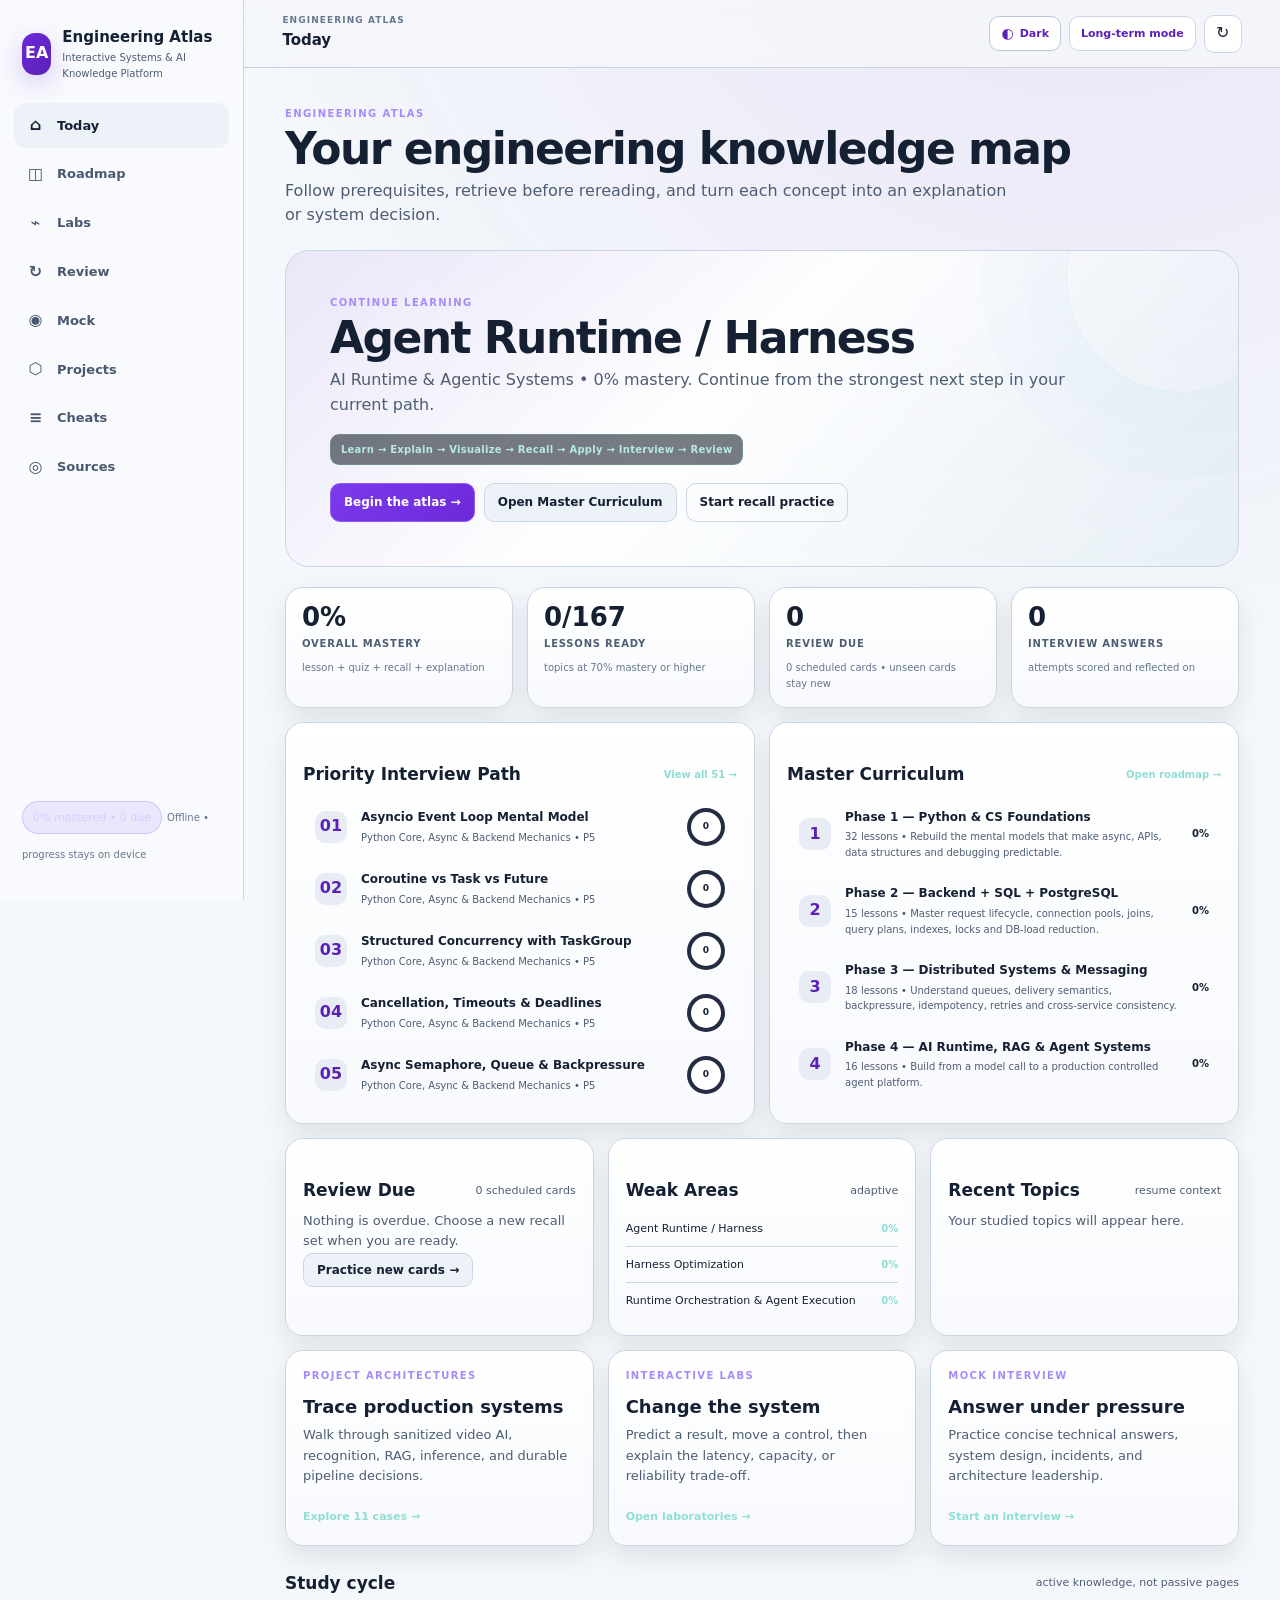
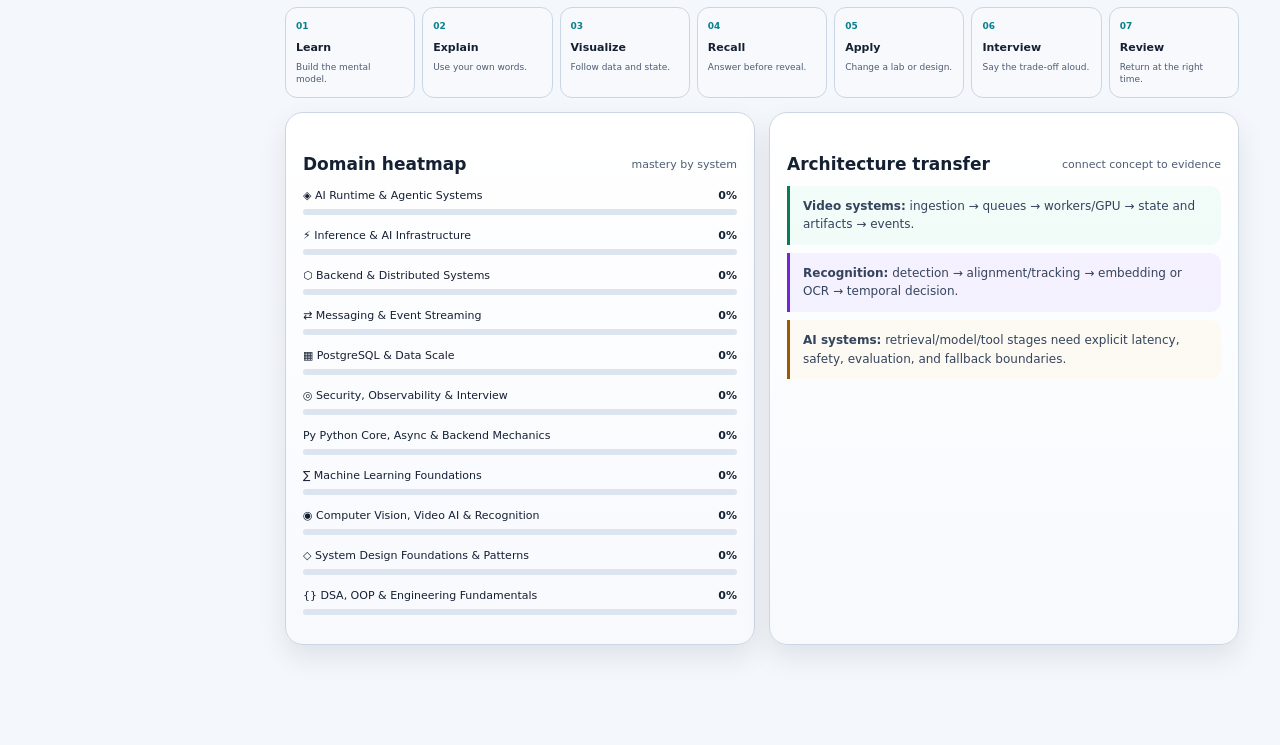
<file: index.html>
<!doctype html>
<html lang="en">
<head>
  <meta charset="utf-8">
  <meta name="viewport" content="width=device-width,initial-scale=1,viewport-fit=cover">
  <meta name="color-scheme" content="dark light">
  <meta name="theme-color" content="#0b1220">
  <meta name="description" content="An interactive engineering knowledge platform covering Python, databases, distributed systems, system design, machine learning, computer vision, LLM systems, and production AI architecture.">
  <meta property="og:type" content="website">
  <meta property="og:title" content="Engineering Atlas — Systems &amp; AI Knowledge Platform">
  <meta property="og:description" content="Explore progressive engineering curricula, interactive systems labs, architecture case studies, and spaced recall.">
  <meta property="og:image" content="assets/icon-512.png">
  <meta property="og:url" content="https://moshiuzzaman4135.github.io/engineering-atlas/">
  <title>Engineering Atlas — Systems &amp; AI Knowledge Platform</title>
  <link rel="manifest" href="manifest.webmanifest">
  <link rel="icon" href="assets/atlas-mark.svg" type="image/svg+xml">
  <link rel="apple-touch-icon" href="assets/icon-192.png">
  <link rel="stylesheet" href="css/styles.css">
</head>
<body>
  <a class="skip-link" href="#app">Skip to study content</a>
  <div class="shell">
    <aside id="sidebar" class="sidebar" aria-label="Primary navigation">
      <a class="brand" href="#/dashboard" aria-label="Engineering Atlas dashboard">
        <span class="brand-mark">EA</span>
        <span><strong>Engineering Atlas</strong><small>Interactive Systems &amp; AI Knowledge Platform</small></span>
      </a>
      <nav id="desktop-nav" class="nav-list"></nav>
      <div class="sidebar-foot">
        <div class="streak-pill" id="sidebar-progress">0% mastered</div>
        <small>Offline • progress stays on device</small>
      </div>
    </aside>

    <main class="main-area">
      <header id="topbar" class="topbar">
        <button class="icon-btn menu-toggle" data-action="toggle-sidebar" aria-label="Toggle navigation">☰</button>
        <div class="topbar-copy"><span id="route-kicker">ENGINEERING ATLAS</span><strong id="route-title">Dashboard</strong></div>
        <div class="topbar-actions">
          <button class="theme-toggle" data-action="toggle-theme" id="theme-toggle" aria-label="Switch to light theme" title="Switch theme"><span aria-hidden="true">☼</span><span class="theme-toggle-label">Light</span></button>
          <button class="mode-chip" data-action="toggle-mode" id="study-mode">Sprint mode</button>
          <button class="icon-btn" data-action="quick-review" aria-label="Start quick review" title="Quick review">↻</button>
        </div>
      </header>
      <div id="app" class="app" role="main" aria-live="polite"></div>
    </main>
  </div>

  <nav id="mobile-nav" class="mobile-nav" aria-label="Mobile navigation"></nav>
  <div id="toast" class="toast" role="status" aria-live="polite"></div>

  <script src="js/data.js"></script>
  <script src="js/expanded-data.js"></script>
  <script src="js/store.js"></script>
  <script src="js/scheduler.js"></script>
  <script src="js/simulations.js"></script>
  <script src="js/diagrams.js"></script>
  <script src="js/app.js"></script>
  <script>if('serviceWorker' in navigator && location.protocol.startsWith('http')) navigator.serviceWorker.register('./sw.js').catch(()=>{});</script>
</body>
</html>
</file>
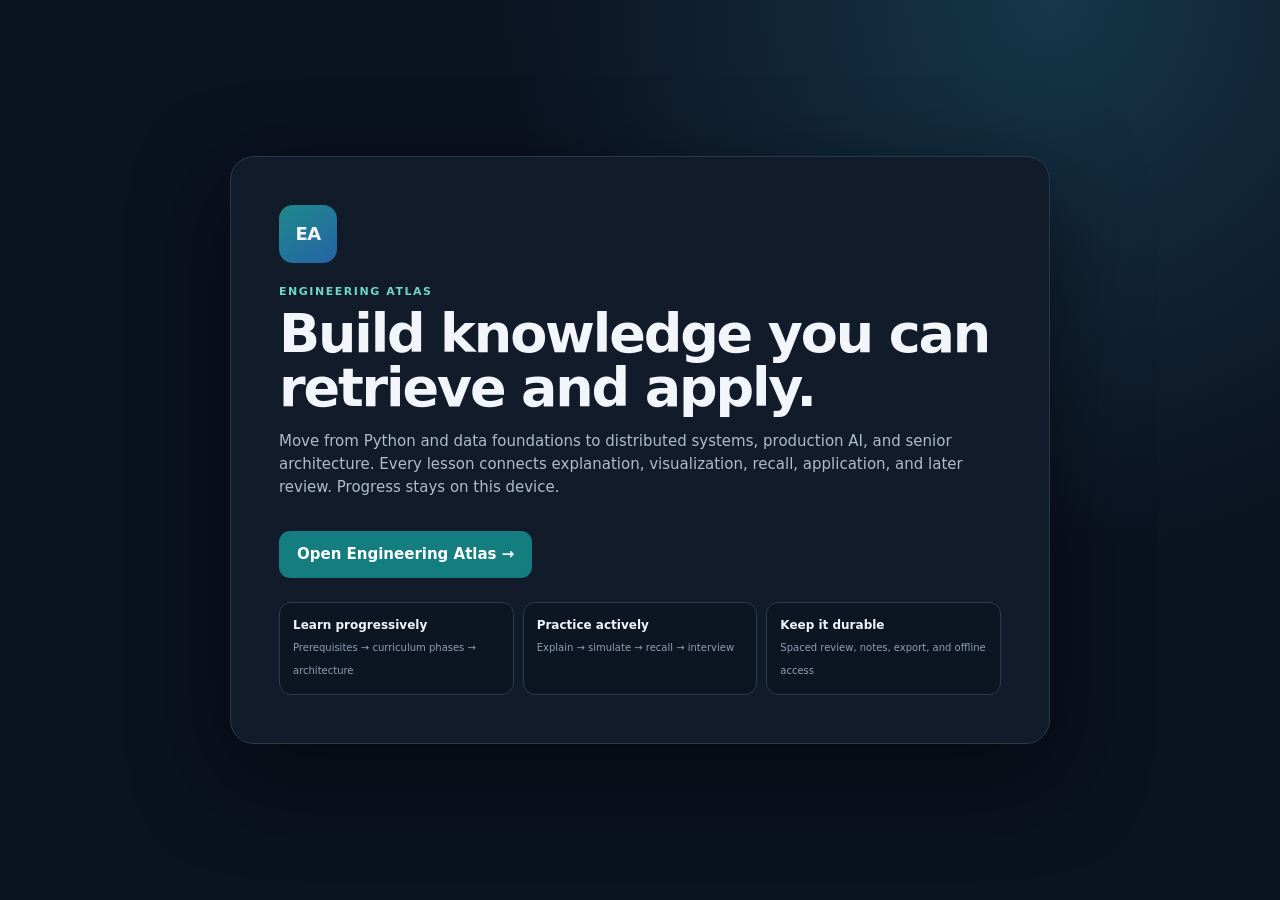
<file: START_HERE.html>
<!doctype html>
<html lang="en">
<head>
<meta charset="utf-8"><meta name="viewport" content="width=device-width,initial-scale=1,viewport-fit=cover">
<meta name="theme-color" content="#0b1220"><title>Start — Engineering Atlas</title>
<style>
*{box-sizing:border-box}body{margin:0;min-height:100vh;display:grid;place-items:center;padding:20px;background:radial-gradient(circle at 82% 0,#16364a 0,#0b1220 40%);color:#f2f6fb;font:15px/1.55 system-ui,-apple-system,Segoe UI,sans-serif}.box{width:min(820px,100%);background:#111b2a;border:1px solid #2a3a4e;border-radius:24px;padding:clamp(24px,5vw,48px);box-shadow:0 30px 90px #0008}.mark{width:58px;height:58px;border-radius:14px;display:grid;place-items:center;background:linear-gradient(145deg,#1f8a8a,#2563a8);font-weight:900;font-size:18px;letter-spacing:-.04em}.ey{color:#70d6c9;font-size:11px;font-weight:900;letter-spacing:.14em;text-transform:uppercase;margin-top:20px}h1{font-size:clamp(30px,6vw,54px);line-height:1;margin:7px 0 14px;letter-spacing:-.04em}p{color:#aebccd;max-width:700px}.go{display:inline-block;margin-top:16px;background:#147d80;color:white;text-decoration:none;padding:12px 18px;border-radius:11px;font-weight:800}.grid{display:grid;grid-template-columns:repeat(3,1fr);gap:9px;margin-top:24px}.c{padding:13px;border:1px solid #2b3d52;border-radius:12px;background:#0c1522}.c strong{display:block;font-size:12px}.c span{color:#8fa0b3;font-size:10px}@media(max-width:650px){.grid{grid-template-columns:1fr}}
</style></head>
<body><main class="box"><div class="mark">EA</div><div class="ey">Engineering Atlas</div><h1>Build knowledge you can retrieve and apply.</h1><p>Move from Python and data foundations to distributed systems, production AI, and senior architecture. Every lesson connects explanation, visualization, recall, application, and later review. Progress stays on this device.</p><a class="go" href="index.html#/dashboard">Open Engineering Atlas →</a><div class="grid"><div class="c"><strong>Learn progressively</strong><span>Prerequisites → curriculum phases → architecture</span></div><div class="c"><strong>Practice actively</strong><span>Explain → simulate → recall → interview</span></div><div class="c"><strong>Keep it durable</strong><span>Spaced review, notes, export, and offline access</span></div></div></main></body></html>
</file>
<file: css/styles.css>
:root{
  --bg:#080b13;--panel:#0f1421;--panel-2:#151c2c;--panel-3:#1a2235;--line:#263047;
  --text:#edf2ff;--muted:#98a5bd;--faint:#65728d;--accent:#8b5cf6;--cyan:#22d3ee;
  --green:#34d399;--amber:#fbbf24;--red:#fb7185;--blue:#60a5fa;--shadow:0 18px 50px rgba(0,0,0,.28);
  --sidebar:244px;--top:68px;--radius:18px;--radius-sm:12px;--max:1260px;
  --sidebar-bg:rgba(10,14,24,.94);--topbar-bg:rgba(8,11,19,.86);--topbar-line:rgba(38,48,71,.7);
  --nav-text:#b8c2d8;--nav-active:#fff;--control-text:#c4b5fd;--toast-bg:#181f31;--toast-text:#fff;
  --surface-strong:#0e1725;--surface-soft:#101625;--input-bg:#0b101b;--input-text:#fff;
}
*{box-sizing:border-box}html{scroll-behavior:smooth;background:var(--bg);color-scheme:dark}body{margin:0;background:radial-gradient(circle at 85% -10%,rgba(139,92,246,.14),transparent 32%),var(--bg);color:var(--text);font-family:Inter,ui-sans-serif,system-ui,-apple-system,BlinkMacSystemFont,"Segoe UI",sans-serif;line-height:1.55;min-height:100vh}button,input,select,textarea{font:inherit}.skip-link{position:fixed;left:12px;top:-60px;background:white;color:#111;padding:10px 14px;z-index:1000;border-radius:8px}.skip-link:focus{top:10px}a{color:inherit;text-decoration:none}button{color:inherit}:focus-visible{outline:3px solid var(--cyan);outline-offset:3px}.shell{min-height:100vh}.sidebar{position:fixed;inset:0 auto 0 0;width:var(--sidebar);padding:22px 14px;background:var(--sidebar-bg);border-right:1px solid var(--line);backdrop-filter:blur(15px);z-index:30;display:flex;flex-direction:column}.brand{display:flex;align-items:center;gap:11px;padding:4px 8px 22px}.brand-mark{display:grid;place-items:center;width:42px;height:42px;border-radius:13px;background:linear-gradient(135deg,var(--accent),#5b21b6);font-weight:900;box-shadow:0 8px 24px rgba(139,92,246,.32)}.brand strong{display:block;font-size:15px}.brand small{display:block;color:var(--muted);font-size:10px;margin-top:1px}.nav-list{display:grid;gap:4px}.nav-link{display:flex;align-items:center;gap:11px;padding:10px 11px;border-radius:11px;color:var(--nav-text);font-size:13px;font-weight:650;transition:.18s ease}.nav-link:hover,.nav-link.active{background:var(--panel-2);color:var(--nav-active)}.nav-icon{width:21px;text-align:center;font-size:16px}.sidebar-foot{margin-top:auto;padding:12px 8px;color:var(--faint)}.sidebar-foot small{font-size:10px}.streak-pill{font-size:11px;color:#d8cdfd;background:rgba(139,92,246,.13);border:1px solid rgba(139,92,246,.25);border-radius:999px;padding:7px 10px;margin-bottom:7px;display:inline-block}.main-area{margin-left:var(--sidebar);min-height:100vh}.topbar{height:var(--top);position:sticky;top:0;z-index:20;background:var(--topbar-bg);backdrop-filter:blur(18px);border-bottom:1px solid var(--topbar-line);display:flex;align-items:center;justify-content:space-between;padding:0 clamp(18px,3vw,42px)}.topbar-copy span{display:block;color:var(--faint);font-weight:800;letter-spacing:.12em;font-size:9px}.topbar-copy strong{font-size:15px}.topbar-actions{display:flex;gap:8px;align-items:center}.icon-btn,.mode-chip,.theme-toggle,.btn{border:1px solid var(--line);background:var(--panel);border-radius:10px;cursor:pointer;transition:.18s ease}.icon-btn{width:38px;height:38px;display:grid;place-items:center}.icon-btn:hover,.mode-chip:hover,.theme-toggle:hover,.btn:hover{border-color:#465675;transform:translateY(-1px)}.mode-chip,.theme-toggle{padding:8px 11px;color:var(--control-text);font-size:11px;font-weight:700}.theme-toggle{display:inline-flex;align-items:center;gap:6px}.theme-toggle [aria-hidden]{font-size:14px;line-height:1}.menu-toggle{display:none}.app{width:min(var(--max),100%);margin:0 auto;padding:clamp(20px,3vw,38px) clamp(16px,3.2vw,44px) 100px}.mobile-nav{display:none}.toast{position:fixed;right:22px;bottom:24px;background:var(--toast-bg);border:1px solid var(--line);box-shadow:var(--shadow);border-radius:12px;padding:11px 14px;z-index:100;color:var(--toast-text);font-size:12px;opacity:0;transform:translateY(12px);pointer-events:none;transition:.2s}.toast.show{opacity:1;transform:none}

/* Typography & layout */
.eyebrow{color:#a78bfa;font-size:10px;letter-spacing:.14em;font-weight:900;text-transform:uppercase}.page-head{display:flex;justify-content:space-between;align-items:flex-end;gap:18px;margin-bottom:22px}.page-head h1,.hero h1{font-size:clamp(27px,4vw,44px);line-height:1.05;margin:4px 0 7px;letter-spacing:-.035em}.page-head p,.hero p{color:var(--muted);max-width:740px;margin:0}.hero{padding:clamp(22px,4vw,44px);border:1px solid var(--line);background:linear-gradient(135deg,rgba(139,92,246,.13),rgba(15,20,33,.76) 45%,rgba(34,211,238,.04));border-radius:24px;position:relative;overflow:hidden;margin-bottom:20px}.hero:after{content:"";position:absolute;width:230px;height:230px;border:1px solid rgba(139,92,246,.15);border-radius:50%;right:-60px;top:-90px;box-shadow:0 0 0 42px rgba(139,92,246,.025),0 0 0 85px rgba(139,92,246,.018)}.hero>*{position:relative;z-index:2}.hero-actions,.actions{display:flex;flex-wrap:wrap;gap:9px;margin-top:18px}.btn{padding:9px 13px;font-weight:750;font-size:12px}.btn.primary{background:linear-gradient(135deg,#7c3aed,#6d28d9);border-color:#8b5cf6}.btn.secondary{background:var(--panel-2)}.btn.ghost{background:transparent}.btn.danger{border-color:rgba(251,113,133,.35);color:#fda4af}.btn.good{border-color:rgba(52,211,153,.35);color:#6ee7b7}.grid{display:grid;gap:14px}.grid.two{grid-template-columns:repeat(2,minmax(0,1fr))}.grid.three{grid-template-columns:repeat(3,minmax(0,1fr))}.grid.four{grid-template-columns:repeat(4,minmax(0,1fr))}.card{background:linear-gradient(180deg,rgba(20,27,43,.95),rgba(13,18,30,.96));border:1px solid var(--line);border-radius:var(--radius);padding:17px;box-shadow:0 12px 28px rgba(0,0,0,.09)}.card h2,.card h3{margin:0 0 8px;line-height:1.2}.card h3{font-size:14px}.card p{color:var(--muted);font-size:13px;margin:5px 0}.card-subtle{background:rgba(20,27,43,.6)}.metric{padding:16px}.metric strong{font-size:26px;line-height:1;display:block}.metric span{color:var(--muted);font-size:10px;text-transform:uppercase;letter-spacing:.08em;font-weight:800}.metric small{display:block;color:var(--faint);font-size:10px;margin-top:6px}.section-title{display:flex;justify-content:space-between;align-items:center;margin:24px 0 11px}.section-title h2{font-size:17px;margin:0}.section-title span{color:var(--muted);font-size:11px}.badge,.tag{display:inline-flex;align-items:center;gap:5px;border:1px solid var(--line);background:#151c2c;border-radius:999px;padding:4px 8px;font-size:9px;font-weight:800;color:#b8c4da}.badge.used{background:rgba(52,211,153,.09);border-color:rgba(52,211,153,.24);color:#6ee7b7}.badge.hot{background:rgba(251,191,36,.08);border-color:rgba(251,191,36,.22);color:#fcd34d}.badge.research{color:#93c5fd;border-color:rgba(96,165,250,.25);background:rgba(96,165,250,.07)}.tag-row{display:flex;gap:6px;flex-wrap:wrap}.progress{height:6px;background:#20283a;border-radius:99px;overflow:hidden}.progress>span{display:block;height:100%;background:linear-gradient(90deg,#7c3aed,#22d3ee);border-radius:inherit}.muted{color:var(--muted)}.faint{color:var(--faint)}.tiny{font-size:10px}.mono{font-family:ui-monospace,SFMono-Regular,Menlo,monospace}.divider{height:1px;background:var(--line);margin:16px 0}.list-clean{list-style:none;padding:0;margin:0}.list-clean li{padding:8px 0;border-bottom:1px solid rgba(38,48,71,.65);font-size:12px}.list-clean li:last-child{border:0}.callout{border-left:3px solid var(--accent);background:rgba(139,92,246,.07);padding:11px 13px;border-radius:0 11px 11px 0;font-size:12px;color:#dce3f4}.callout.green{border-color:var(--green);background:rgba(52,211,153,.06)}.callout.amber{border-color:var(--amber);background:rgba(251,191,36,.055)}.callout.red{border-color:var(--red);background:rgba(251,113,133,.05)}

/* Dashboard */
.learning-hero{background:linear-gradient(130deg,rgba(20,125,128,.16),rgba(15,24,38,.9) 48%,rgba(37,99,168,.10))}.learning-hero:after{border-color:rgba(112,214,201,.16);box-shadow:0 0 0 42px rgba(112,214,201,.025),0 0 0 85px rgba(96,165,250,.018)}.learning-loop{display:inline-flex;margin-top:16px;padding:7px 10px;border:1px solid rgba(112,214,201,.22);border-radius:9px;background:rgba(8,18,28,.55);color:#b7e9e2;font-size:10px;font-weight:750;letter-spacing:.025em}.dashboard-split{margin-top:14px}.section-title a{color:#8fded4;font-size:10px;font-weight:750}.compact-link{display:flex;align-items:center;justify-content:space-between;gap:10px;padding:9px 0;border-bottom:1px solid var(--line);font-size:11px}.compact-link:last-child{border-bottom:0}.compact-link strong{color:#8fded4;font-size:10px}.launch-card{display:block;min-height:180px;transition:.18s ease}.launch-card:hover{transform:translateY(-2px);border-color:#3f6470}.launch-card h2{font-size:18px;margin-top:12px}.launch-card>span{display:inline-block;margin-top:17px;color:#8fded4;font-size:11px;font-weight:800}.study-cycle{display:grid;grid-template-columns:repeat(7,minmax(0,1fr));gap:7px}.study-cycle>div{min-width:0;padding:12px 10px;border:1px solid var(--line);border-radius:12px;background:#0e1725}.study-cycle b,.study-cycle strong,.study-cycle span{display:block}.study-cycle b{color:#70d6c9;font-size:9px}.study-cycle strong{font-size:11px;margin:5px 0}.study-cycle span{color:var(--faint);font-size:9px;line-height:1.35}
.study-item{display:grid;grid-template-columns:36px 1fr auto;align-items:center;gap:10px;padding:11px;border-radius:12px;border:1px solid transparent}.study-item:hover{background:var(--panel-2);border-color:var(--line)}.priority-dot{display:grid;place-items:center;width:32px;height:32px;border-radius:10px;background:#202840;font-weight:900;color:#c4b5fd}.study-item h4{font-size:12px;margin:0 0 3px}.study-item p{font-size:10px;margin:0}.mastery-ring{width:38px;height:38px;border-radius:50%;display:grid;place-items:center;font-size:9px;font-weight:800;background:conic-gradient(var(--green) var(--pct),#232c40 0);position:relative}.mastery-ring:after{content:"";position:absolute;inset:4px;background:var(--panel);border-radius:50%}.mastery-ring span{z-index:2}.domain-row{margin:12px 0}.domain-label{display:flex;justify-content:space-between;font-size:11px;margin-bottom:5px}

/* Roadmap */
.domain-block{margin-bottom:18px}.domain-head{display:flex;align-items:center;gap:9px;margin-bottom:8px}.domain-head .domain-icon{width:34px;height:34px;border-radius:10px;display:grid;place-items:center;background:rgba(139,92,246,.1)}.topic-grid{display:grid;grid-template-columns:repeat(2,minmax(0,1fr));gap:8px}.topic-tile{padding:12px;border:1px solid var(--line);border-radius:13px;background:rgba(18,24,39,.72);display:grid;grid-template-columns:1fr auto;gap:8px}.topic-tile:hover{border-color:#495877;background:#171e30}.topic-tile h4{font-size:11px;margin:0 0 5px}.topic-tile small{font-size:9px;color:var(--muted)}

/* Lesson */
.lesson-layout{display:grid;grid-template-columns:minmax(0,1fr) 300px;gap:15px}.lesson-layout>*,.lab-layout>*{min-width:0}.lesson-nav{position:sticky;top:86px;align-self:start}.recall-box{padding:22px;border:1px dashed rgba(139,92,246,.5);border-radius:17px;background:radial-gradient(circle at 0 0,rgba(139,92,246,.12),transparent 45%),#101625}.recall-box h2{font-size:18px}.answer-panel{display:none;margin-top:13px}.answer-panel.revealed{display:block;animation:fadeUp .24s ease}.lesson-section{margin:14px 0;padding:18px}.lesson-section h2{font-size:17px}.lesson-section ul{padding-left:18px;color:var(--muted);font-size:12px}.lesson-section li{margin:5px 0}.interview-answer{font-size:13px;color:#ecf2ff;border:1px solid rgba(34,211,238,.18);background:rgba(34,211,238,.05);border-radius:13px;padding:14px}.self-explain{width:100%;min-height:100px;border:1px solid var(--line);background:#0c111d;color:white;border-radius:12px;padding:11px;resize:vertical}.diagram-wrap{overflow:auto;background:#0b101b;border:1px solid var(--line);border-radius:16px;padding:12px}.diagram-wrap svg{min-width:540px;width:100%;height:auto}.quiz-option{display:block;width:100%;text-align:left;margin:7px 0;padding:10px 12px;border:1px solid var(--line);border-radius:10px;background:#111827;cursor:pointer;font-size:12px}.quiz-option:hover{border-color:#53617e}.quiz-option.correct{border-color:rgba(52,211,153,.65);background:rgba(52,211,153,.08)}.quiz-option.wrong{border-color:rgba(251,113,133,.65);background:rgba(251,113,133,.07)}

/* Review */
.review-shell{max-width:780px;margin:0 auto}.flashcard{min-height:330px;display:flex;flex-direction:column;justify-content:center;text-align:center;padding:clamp(25px,6vw,56px);background:radial-gradient(circle at 50% 0,rgba(139,92,246,.12),transparent 45%),var(--panel);border:1px solid var(--line);border-radius:24px;box-shadow:var(--shadow)}.flashcard .question{font-size:clamp(20px,3vw,30px);line-height:1.25}.flash-answer{display:none;margin-top:24px;color:#cbd5e1;text-align:left}.flash-answer.revealed{display:block;animation:fadeUp .22s ease}.confidence-row,.rating-row{display:flex;justify-content:center;gap:7px;flex-wrap:wrap;margin-top:14px}.rating-row{display:none}.rating-row.show{display:flex}.rating-btn{min-width:90px}.rating-btn[data-rating=again]{border-color:#7f1d1d}.rating-btn[data-rating=hard]{border-color:#92400e}.rating-btn[data-rating=good]{border-color:#065f46}.rating-btn[data-rating=easy]{border-color:#1e40af}

/* Labs */
.lab-tabs{display:flex;overflow:auto;gap:7px;padding-bottom:5px;margin-bottom:13px}.lab-tab{white-space:nowrap}.lab-tab.active{background:#272f45;border-color:#53617e}.lab-layout{display:grid;grid-template-columns:320px minmax(0,1fr);gap:14px}.control-group{margin:13px 0}.control-group label{font-size:10px;text-transform:uppercase;letter-spacing:.07em;color:var(--muted);font-weight:800;display:flex;justify-content:space-between;margin-bottom:6px}.control-group input[type=range]{width:100%;accent-color:var(--accent)}.control-group select{width:100%;background:#0d1320;border:1px solid var(--line);color:white;padding:9px;border-radius:9px}.switch-row{display:flex;justify-content:space-between;align-items:center;padding:9px 0;border-bottom:1px solid var(--line);font-size:12px}.switch{appearance:none;width:38px;height:21px;background:#283146;border-radius:999px;position:relative;cursor:pointer;transition:.2s}.switch:after{content:"";position:absolute;width:15px;height:15px;left:3px;top:3px;border-radius:50%;background:white;transition:.2s}.switch:checked{background:#7c3aed}.switch:checked:after{transform:translateX(17px)}.sim-metrics{display:grid;grid-template-columns:repeat(4,minmax(0,1fr));gap:8px;margin-top:12px}.sim-metric{padding:10px;border:1px solid var(--line);background:#101625;border-radius:10px}.sim-metric strong{font-size:17px;display:block}.sim-metric small{font-size:8px;text-transform:uppercase;color:var(--muted)}.sim-note{font-size:9px;color:var(--faint);margin-top:7px}.pulse-dot{animation:pulse 1.4s infinite}

/* Mock */
.mock-card{max-width:850px;margin:0 auto;padding:clamp(22px,5vw,42px)}.mock-question{font-size:clamp(21px,3vw,32px);line-height:1.25;margin:15px 0}.timer{font-family:ui-monospace,monospace;font-size:20px}.rubric{display:none}.rubric.revealed{display:block}.score-row{display:flex;gap:6px;flex-wrap:wrap}.score-btn{width:38px;height:36px;padding:0}

/* Projects / cheats / sources */
.project-card .project-flow{margin:12px 0}.strength-grid{display:grid;grid-template-columns:1fr 1fr;gap:8px}.mini-list{padding:10px;border-radius:10px;background:#0f1522}.mini-list strong{font-size:10px;text-transform:uppercase;letter-spacing:.06em}.mini-list ul{margin:5px 0;padding-left:16px;font-size:10px;color:var(--muted)}.matrix{width:100%;border-collapse:collapse;font-size:10px}.matrix th,.matrix td{border-bottom:1px solid var(--line);padding:9px;text-align:left;vertical-align:top}.matrix th{color:#aebad1;font-size:9px;text-transform:uppercase;letter-spacing:.06em}.source-item{padding:12px 0;border-bottom:1px solid var(--line)}.source-item:last-child{border:0}.source-item a{color:#a5b4fc;text-decoration:underline;text-decoration-color:rgba(165,180,252,.3);text-underline-offset:2px}.source-item p{margin:3px 0;font-size:10px}.settings-row{display:grid;grid-template-columns:1fr auto;align-items:center;gap:16px;padding:13px 0;border-bottom:1px solid var(--line)}.settings-row input,.settings-row select{background:#0b101b;border:1px solid var(--line);color:white;border-radius:8px;padding:7px 9px;max-width:260px}.import-box{display:none}

/* SVG */
.arch-svg text{fill:#cbd5e1;font-family:ui-sans-serif,system-ui;font-size:11px}.arch-node{fill:#121a2a;stroke:#34415e;stroke-width:1.2}.arch-node.accent{stroke:#8b5cf6;fill:#18162c}.arch-node.green{stroke:#34d399;fill:#10231f}.arch-node.cyan{stroke:#22d3ee;fill:#0d2229}.arch-edge{stroke:#52617e;stroke-width:1.4;fill:none;marker-end:url(#arrow)}.arch-edge.hot{stroke:#8b5cf6;stroke-width:2}.arch-flow{stroke-dasharray:5 7;animation:dash 1.2s linear infinite}.arch-label{fill:#8996af!important}

/* Light reading palette */
[data-theme="light"]{color-scheme:light;--bg:#f4f7fb;--panel:#ffffff;--panel-2:#edf2f8;--panel-3:#e4ebf4;--line:#cbd6e5;--text:#152033;--muted:#4e5d73;--faint:#68778e;--accent:#6d28d9;--cyan:#087f8c;--green:#087b57;--amber:#9a5b00;--red:#be2646;--blue:#1d5fbf;--shadow:0 18px 50px rgba(31,45,67,.12)}
[data-theme="light"]{--sidebar-bg:rgba(248,250,253,.96);--topbar-bg:rgba(244,247,251,.9);--topbar-line:rgba(163,177,198,.55);--nav-text:#4a5870;--nav-active:#172136;--control-text:#5b21b6;--toast-bg:#172136;--toast-text:#fff;--surface-strong:#f7f9fc;--surface-soft:#f7f9fc;--input-bg:#fff;--input-text:var(--text)}
[data-theme="light"] body{background:radial-gradient(circle at 85% -10%,rgba(109,40,217,.09),transparent 32%),var(--bg)}
[data-theme="light"] .sidebar,[data-theme="light"] .mobile-nav{background:rgba(248,250,253,.96)}
[data-theme="light"] .topbar{background:rgba(244,247,251,.9);border-color:rgba(163,177,198,.55)}
[data-theme="light"] .nav-link{color:#4a5870}[data-theme="light"] .nav-link:hover,[data-theme="light"] .nav-link.active{color:#172136}
[data-theme="light"] .brand-mark,[data-theme="light"] .btn.primary{color:white}
[data-theme="light"] .mode-chip{color:#5b21b6}
[data-theme="light"] .hero,[data-theme="light"] .card{background:linear-gradient(180deg,rgba(255,255,255,.98),rgba(247,249,253,.98))}
[data-theme="light"] .hero{background:linear-gradient(135deg,rgba(109,40,217,.08),rgba(255,255,255,.92) 45%,rgba(8,127,140,.05))}
[data-theme="light"] .badge,[data-theme="light"] .tag{background:#eef2f8;color:#394861}
[data-theme="light"] .path-step,[data-theme="light"] .glossary-item,[data-theme="light"] .mini-list,[data-theme="light"] .sim-metric,[data-theme="light"] .recall-box,[data-theme="light"] .diagram-wrap,[data-theme="light"] .term-pill,[data-theme="light"] .vector-stage>div{background:#f7f9fc}
[data-theme="light"] .progress{background:#dce4ef}[data-theme="light"] .lab-tab.active{background:#28344a;border-color:#52627d;color:#fff}
[data-theme="light"] .control-group select,[data-theme="light"] .settings-row input,[data-theme="light"] .settings-row select,[data-theme="light"] .self-explain,[data-theme="light"] .search-input,[data-theme="light"] .quiz-option{background:white;color:var(--text)}
[data-theme="light"] .code-block,[data-theme="light"] .function-list code{background:#182235;color:#dbeafe}
[data-theme="light"] .interview-answer,[data-theme="light"] .flash-answer{color:#26354b}
[data-theme="light"] .callout{color:#34445d}[data-theme="light"] .source-item a{color:#5221a7;text-decoration-color:rgba(82,33,167,.35)}
[data-theme="light"] .arch-svg text{fill:#334155}[data-theme="light"] .arch-node{fill:#f8fafc;stroke:#8090aa}[data-theme="light"] .arch-node.accent{fill:#f3e8ff}[data-theme="light"] .arch-node.green{fill:#e7f8f1}[data-theme="light"] .arch-node.cyan{fill:#e7f7f8}[data-theme="light"] .arch-label{fill:#5f6f87!important}
[data-theme="light"] .toast{background:#172136;color:white}

@keyframes dash{to{stroke-dashoffset:-24}}@keyframes pulse{50%{opacity:.35;transform:scale(.9)}}@keyframes fadeUp{from{opacity:0;transform:translateY(5px)}to{opacity:1;transform:none}}
@media(prefers-reduced-motion:reduce){*,*:before,*:after{scroll-behavior:auto!important;animation-duration:.001ms!important;animation-iteration-count:1!important;transition-duration:.001ms!important}.arch-flow{stroke-dasharray:none}}
body.motion-off *,body.motion-off *:before,body.motion-off *:after{animation:none!important;transition:none!important}

@media(max-width:1050px){.grid.four{grid-template-columns:repeat(2,1fr)}.grid.three{grid-template-columns:repeat(2,1fr)}.lesson-layout{grid-template-columns:1fr}.lesson-nav{position:static}.lab-layout{grid-template-columns:280px 1fr}.sim-metrics{grid-template-columns:repeat(2,1fr)}}
@media(max-width:820px){:root{--sidebar:232px}.sidebar{transform:translateX(-102%);transition:.22s ease;box-shadow:var(--shadow)}body.sidebar-open .sidebar{transform:none}.main-area{margin-left:0}.menu-toggle{display:grid}.topbar{padding:0 14px}.app{padding:18px 14px 92px}.mobile-nav{display:flex;position:fixed;z-index:25;bottom:0;left:0;right:0;height:64px;background:rgba(10,14,24,.96);backdrop-filter:blur(18px);border-top:1px solid var(--line);padding:4px max(7px,env(safe-area-inset-left));justify-content:space-around}.mobile-nav .nav-link{flex:1;display:flex;flex-direction:column;gap:0;justify-content:center;padding:3px;border-radius:8px;font-size:8px}.mobile-nav .nav-icon{font-size:16px}.sidebar:after{content:""}.lab-layout{grid-template-columns:1fr}.lab-controls{order:2}.page-head{align-items:flex-start;flex-direction:column}.topic-grid{grid-template-columns:1fr}.grid.two,.grid.three{grid-template-columns:1fr}.strength-grid{grid-template-columns:1fr}}
@media(max-width:520px){.grid.four{grid-template-columns:1fr 1fr;gap:8px}.metric{padding:12px}.metric strong{font-size:21px}.mode-chip{display:none}.hero{border-radius:18px}.sim-metrics{grid-template-columns:1fr 1fr}.topbar-copy strong{font-size:13px}.page-head h1,.hero h1{font-size:28px}.diagram-wrap{margin-left:-5px;margin-right:-5px}.flashcard{min-height:310px}.rating-btn{min-width:70px}.matrix{font-size:9px}.matrix th,.matrix td{padding:7px 5px}.settings-row{grid-template-columns:1fr;gap:8px}.settings-row input:not(.switch),.settings-row select{width:100%;max-width:100%;min-width:0}.settings-row .switch{justify-self:start}}

/* Expanded curriculum */
.path-section{margin-bottom:18px}.path-grid{display:grid;grid-template-columns:repeat(2,minmax(0,1fr));gap:8px;margin-top:12px}.path-step{display:flex;align-items:center;gap:10px;padding:11px;border:1px solid var(--line);border-radius:12px;background:#101624}.path-step:hover{border-color:#53617e;background:#151d2e}.path-step strong{display:block;font-size:11px}.path-step small{display:block;color:var(--muted);font-size:9px;margin-top:2px}.path-num{width:31px;height:31px;flex:0 0 31px;display:grid;place-items:center;border-radius:9px;background:rgba(139,92,246,.13);color:#c4b5fd;font-weight:900;font-size:10px}.phase-list{display:grid;gap:9px;margin-bottom:22px}.phase-card{display:grid;grid-template-columns:46px 1fr;gap:12px;align-items:start}.phase-index{width:40px;height:40px;display:grid;place-items:center;border-radius:12px;background:linear-gradient(135deg,rgba(139,92,246,.18),rgba(34,211,238,.08));font-weight:900;color:#c4b5fd}.term-cloud{display:flex;gap:7px;flex-wrap:wrap}.term-pill{padding:6px 9px;border-radius:9px;background:#0d1524;border:1px solid #2c3852;font-size:10px;color:#cbd5e1}.function-list{display:grid;gap:6px}.function-list code,.code-block code{font-family:ui-monospace,SFMono-Regular,Menlo,Consolas,monospace}.function-list code{display:block;padding:7px 9px;border-radius:8px;background:#090e18;border:1px solid var(--line);color:#93c5fd;font-size:10px;overflow-wrap:anywhere}.code-block{margin:0;padding:14px;background:#080d17;border:1px solid var(--line);border-radius:12px;overflow:auto;white-space:pre;tab-size:4}.code-block code{font-size:11px;line-height:1.6;color:#dbeafe}.search-input{width:100%;background:#0a101c;border:1px solid var(--line);color:var(--text);border-radius:11px;padding:11px 12px;margin-bottom:12px;outline:none}.search-input:focus{border-color:#7c3aed;box-shadow:0 0 0 3px rgba(124,58,237,.12)}.glossary-grid{display:grid;grid-template-columns:repeat(2,minmax(0,1fr));gap:8px;max-height:600px;overflow:auto;padding-right:4px}.glossary-item{padding:10px;border-radius:10px;background:#0e1523;border:1px solid var(--line)}.glossary-item strong{font-size:11px;color:#ddd6fe}.glossary-item p{font-size:10px;margin:3px 0}.glossary-item[hidden]{display:none}.vector-stage{display:grid;grid-template-columns:1fr 1fr;gap:10px;margin:12px 0}.vector-stage>div{padding:18px;border-radius:13px;border:1px solid var(--line);background:radial-gradient(circle at 25% 20%,rgba(34,211,238,.12),transparent 60%),#0c1320;text-align:center;font-family:ui-monospace,monospace;font-size:13px}
@media(max-width:820px){.path-grid,.glossary-grid{grid-template-columns:1fr}}
@media(max-width:520px){.phase-card{grid-template-columns:34px 1fr}.phase-index{width:32px;height:32px}.path-step{padding:9px}.term-pill{font-size:9px}.code-block{margin-left:-4px;margin-right:-4px}}

@media(max-width:1050px){.study-cycle{grid-template-columns:repeat(4,minmax(0,1fr))}}
@media(max-width:820px){.study-cycle{grid-template-columns:repeat(2,minmax(0,1fr))}.launch-card{min-height:0}}
@media(max-width:520px){.learning-hero{padding:20px}.learning-loop{line-height:1.5}.learning-hero .hero-actions{display:grid}.learning-hero .hero-actions .btn{text-align:center}.study-cycle>div{padding:10px 9px}}

/* Theme-safe surfaces: keep reading contrast consistent in both palettes. */
.study-cycle>div{background:var(--surface-strong)}
.control-group select,.settings-row input,.settings-row select,.search-input{background:var(--input-bg);color:var(--input-text)}
.sim-metric,.mini-list,.path-step,.glossary-item,.term-pill{background:var(--surface-soft)}
.vector-stage>div{background:radial-gradient(circle at 25% 20%,rgba(34,211,238,.12),transparent 60%),var(--surface-strong)}
.function-list code{background:var(--input-bg)}
.theme-toggle{white-space:nowrap}
[data-theme="light"] .study-cycle>div strong{color:var(--text)}
[data-theme="light"] .study-cycle>div span{color:var(--muted)}
[data-theme="light"] .study-cycle>div b{color:var(--cyan)}
[data-theme="light"] .topic-tile{background:var(--surface-soft);color:var(--text)}
[data-theme="light"] .topic-tile:hover{background:#eef2f8;border-color:#9aabc2;color:var(--text)}
[data-theme="light"] .path-step:hover{background:#eef2f8;border-color:#9aabc2;color:var(--text)}
[data-theme="light"] .path-step:hover strong{color:var(--text)}
[data-theme="light"] .path-step:hover small{color:var(--muted)}
[data-theme="light"] .badge,[data-theme="light"] .tag{background:#fff;color:#344258;border-color:#b9c7da}
[data-theme="light"] .badge.used{background:#ecfbf4;color:#087f5b;border-color:#9ee4c9}
[data-theme="light"] .badge.hot{background:#fff8e6;color:#9a6700;border-color:#f0cf75}
[data-theme="light"] .priority-dot{background:#e8edf5;color:#5b21b6}
[data-theme="light"] .theme-toggle{background:#fff;color:#5b21b6;border-color:#b9c7da}
[data-theme="light"] .mode-chip{background:#fff;color:#5b21b6}
[data-theme="light"] .mobile-nav{background:rgba(248,250,253,.96)}
</file>
